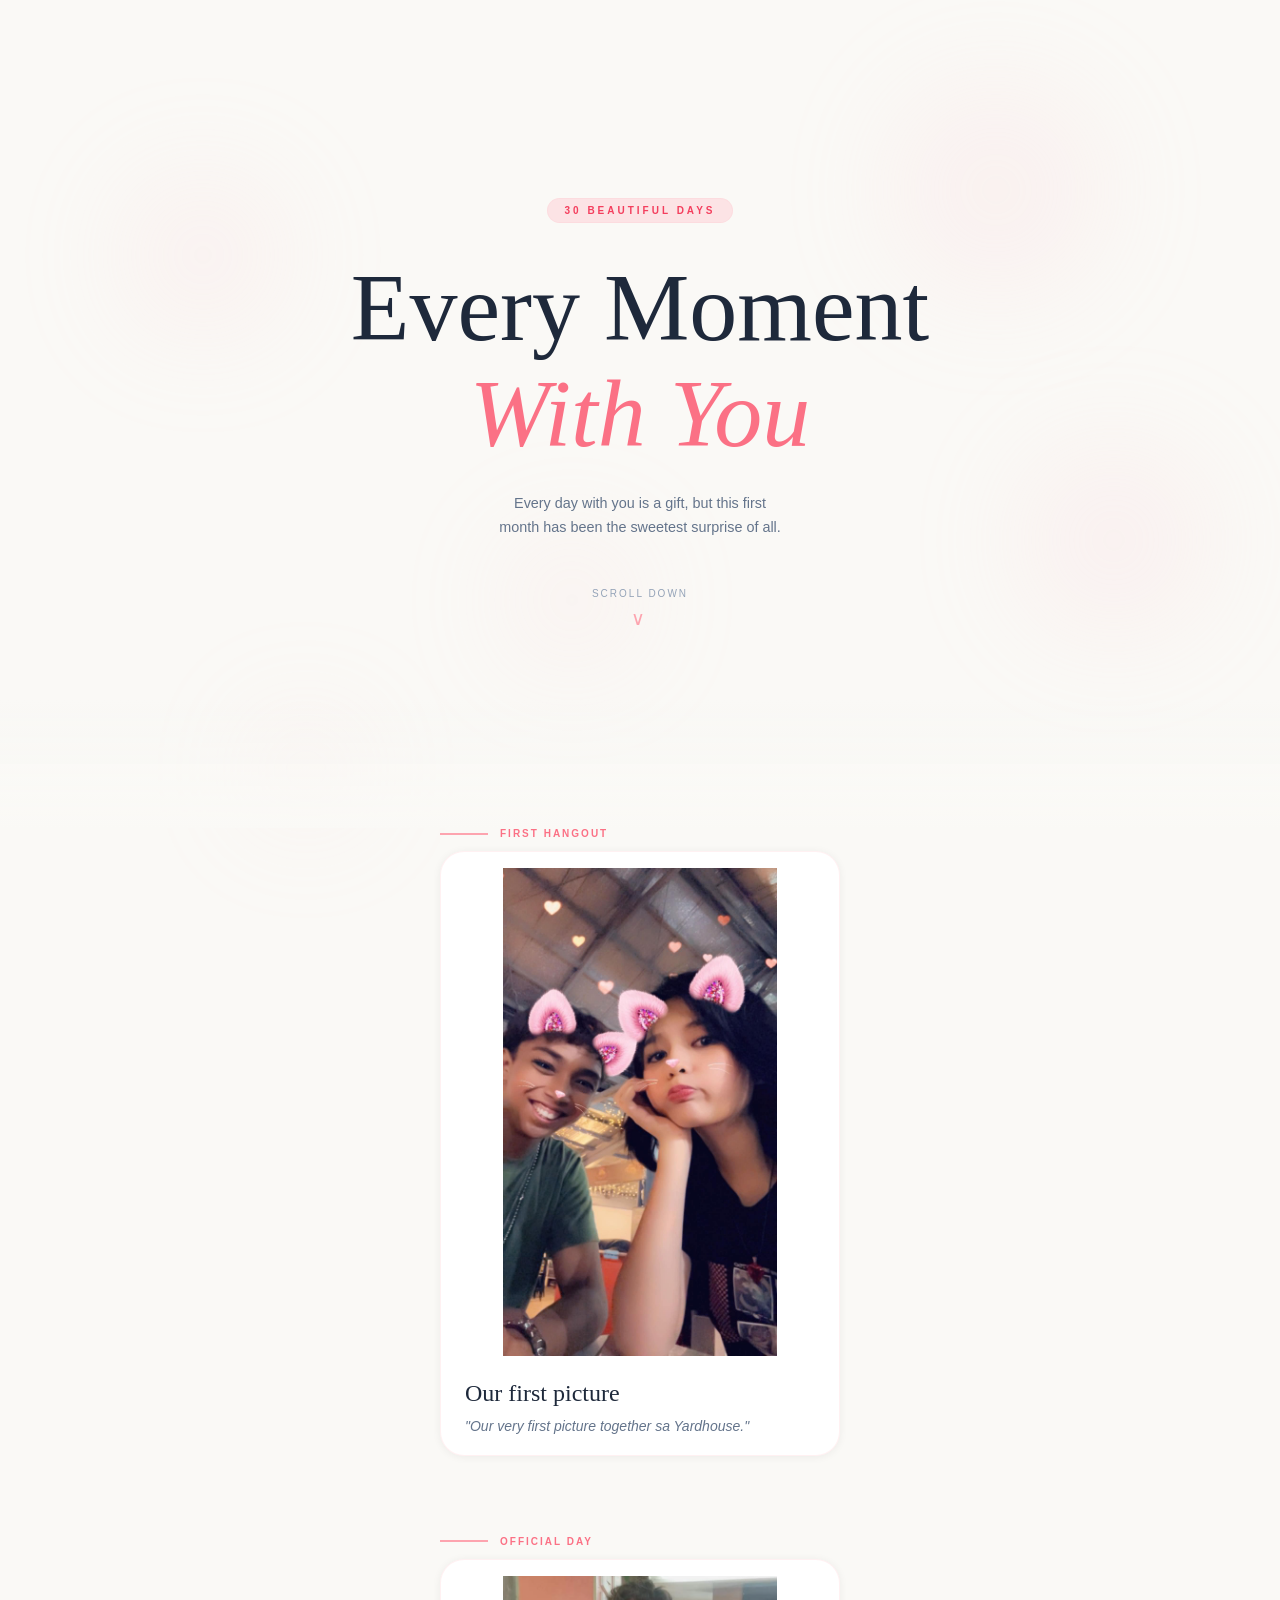
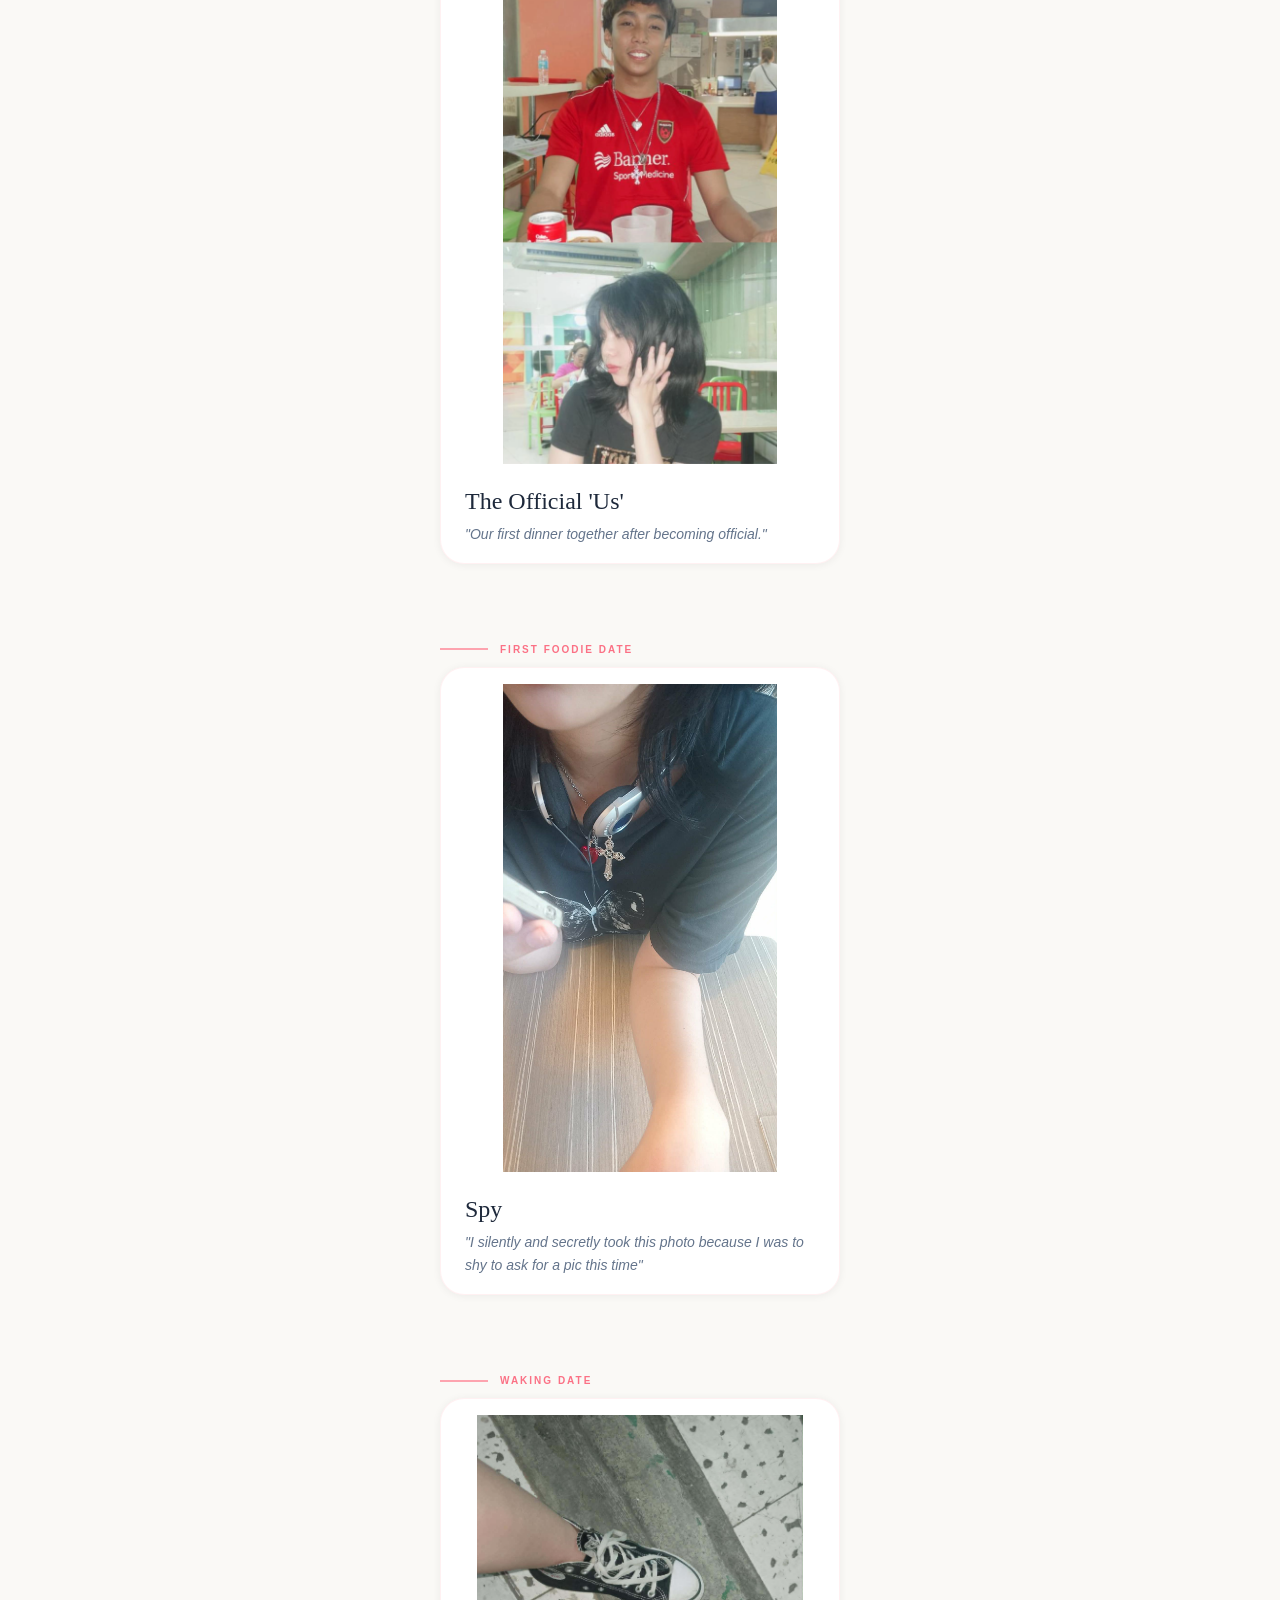
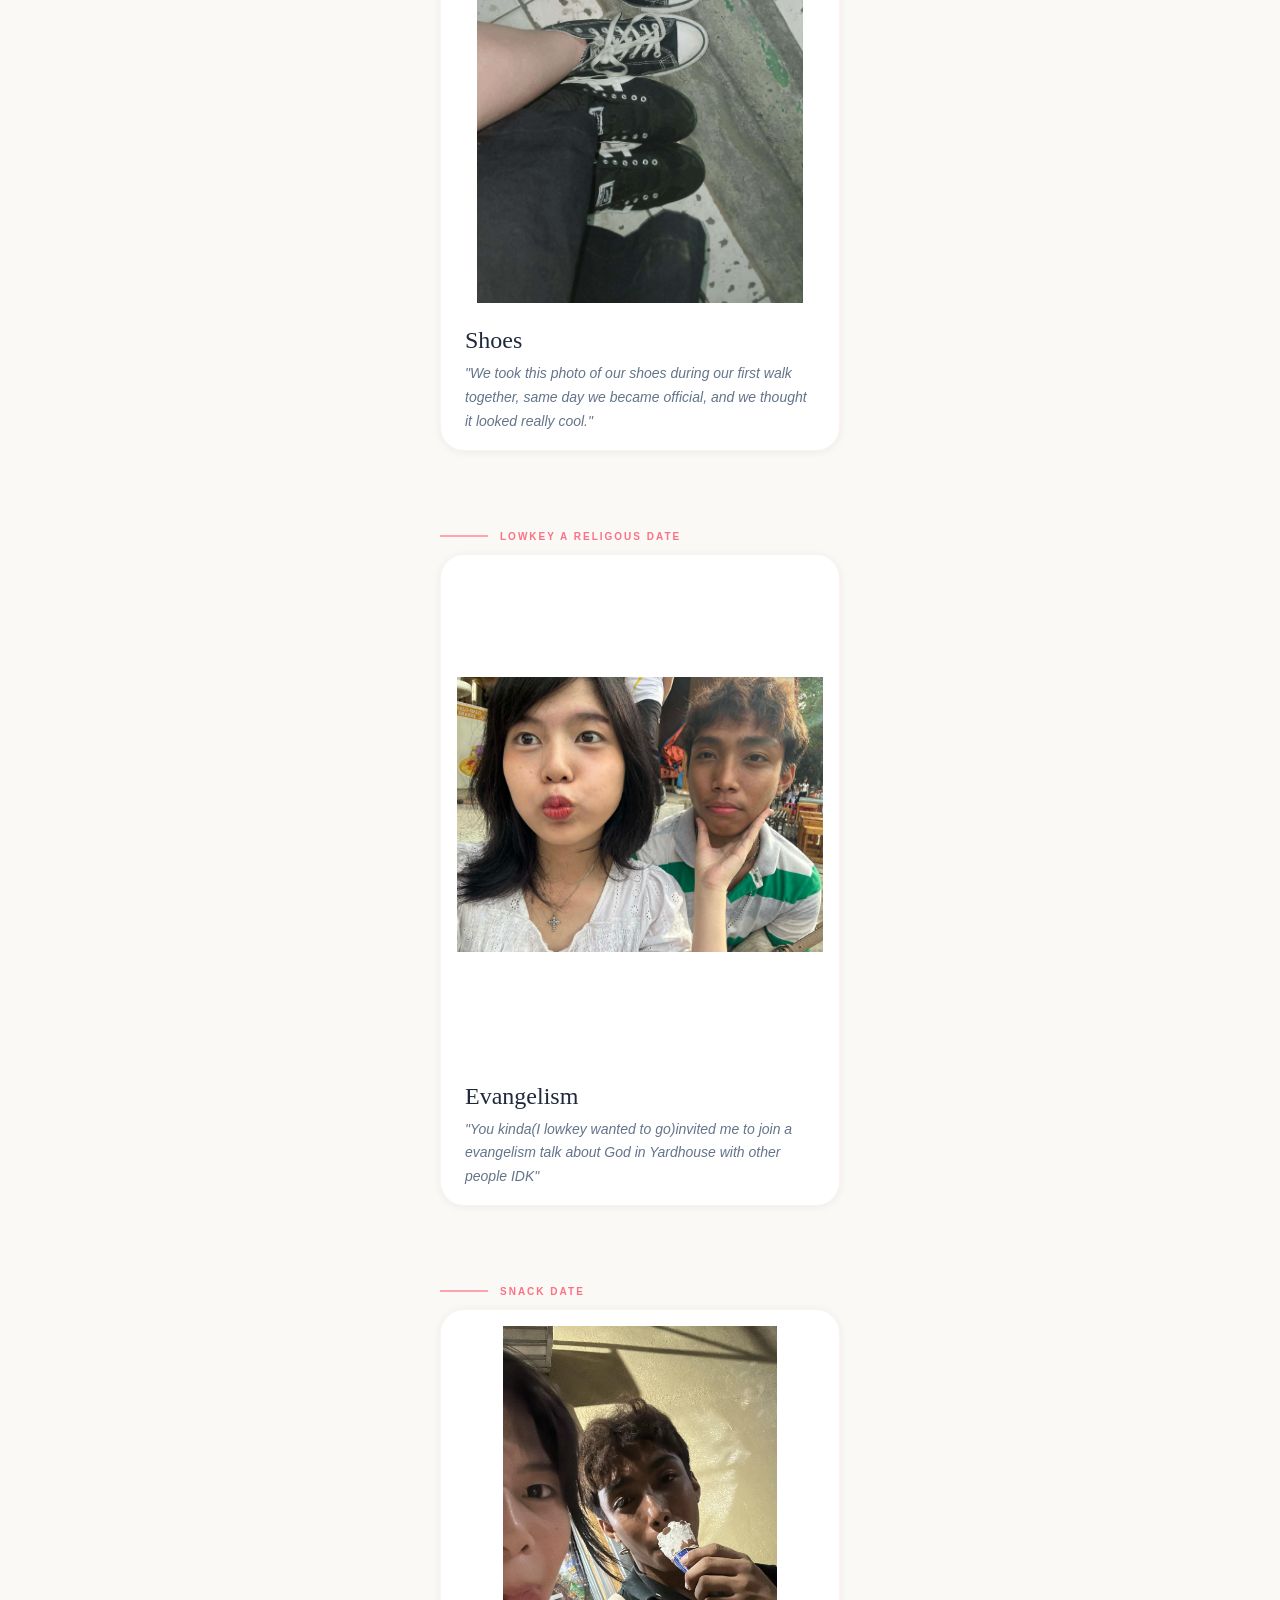
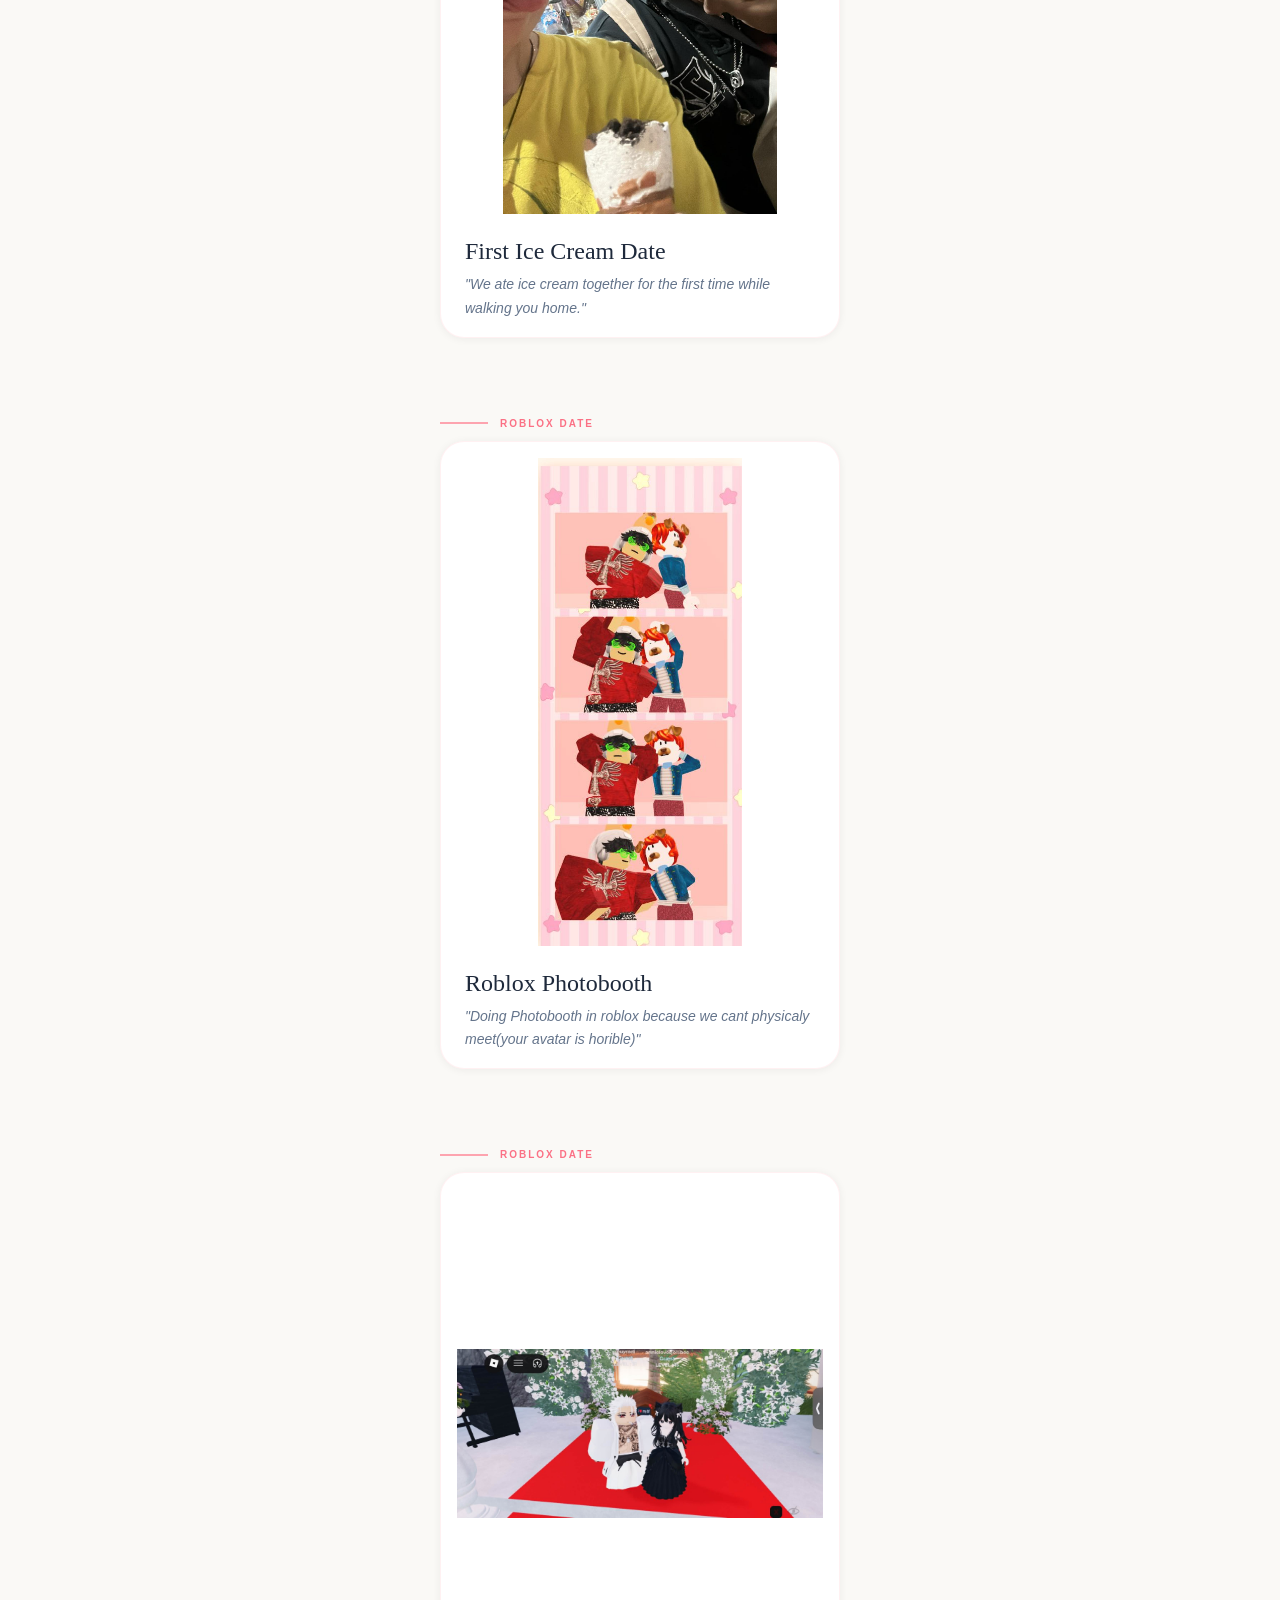
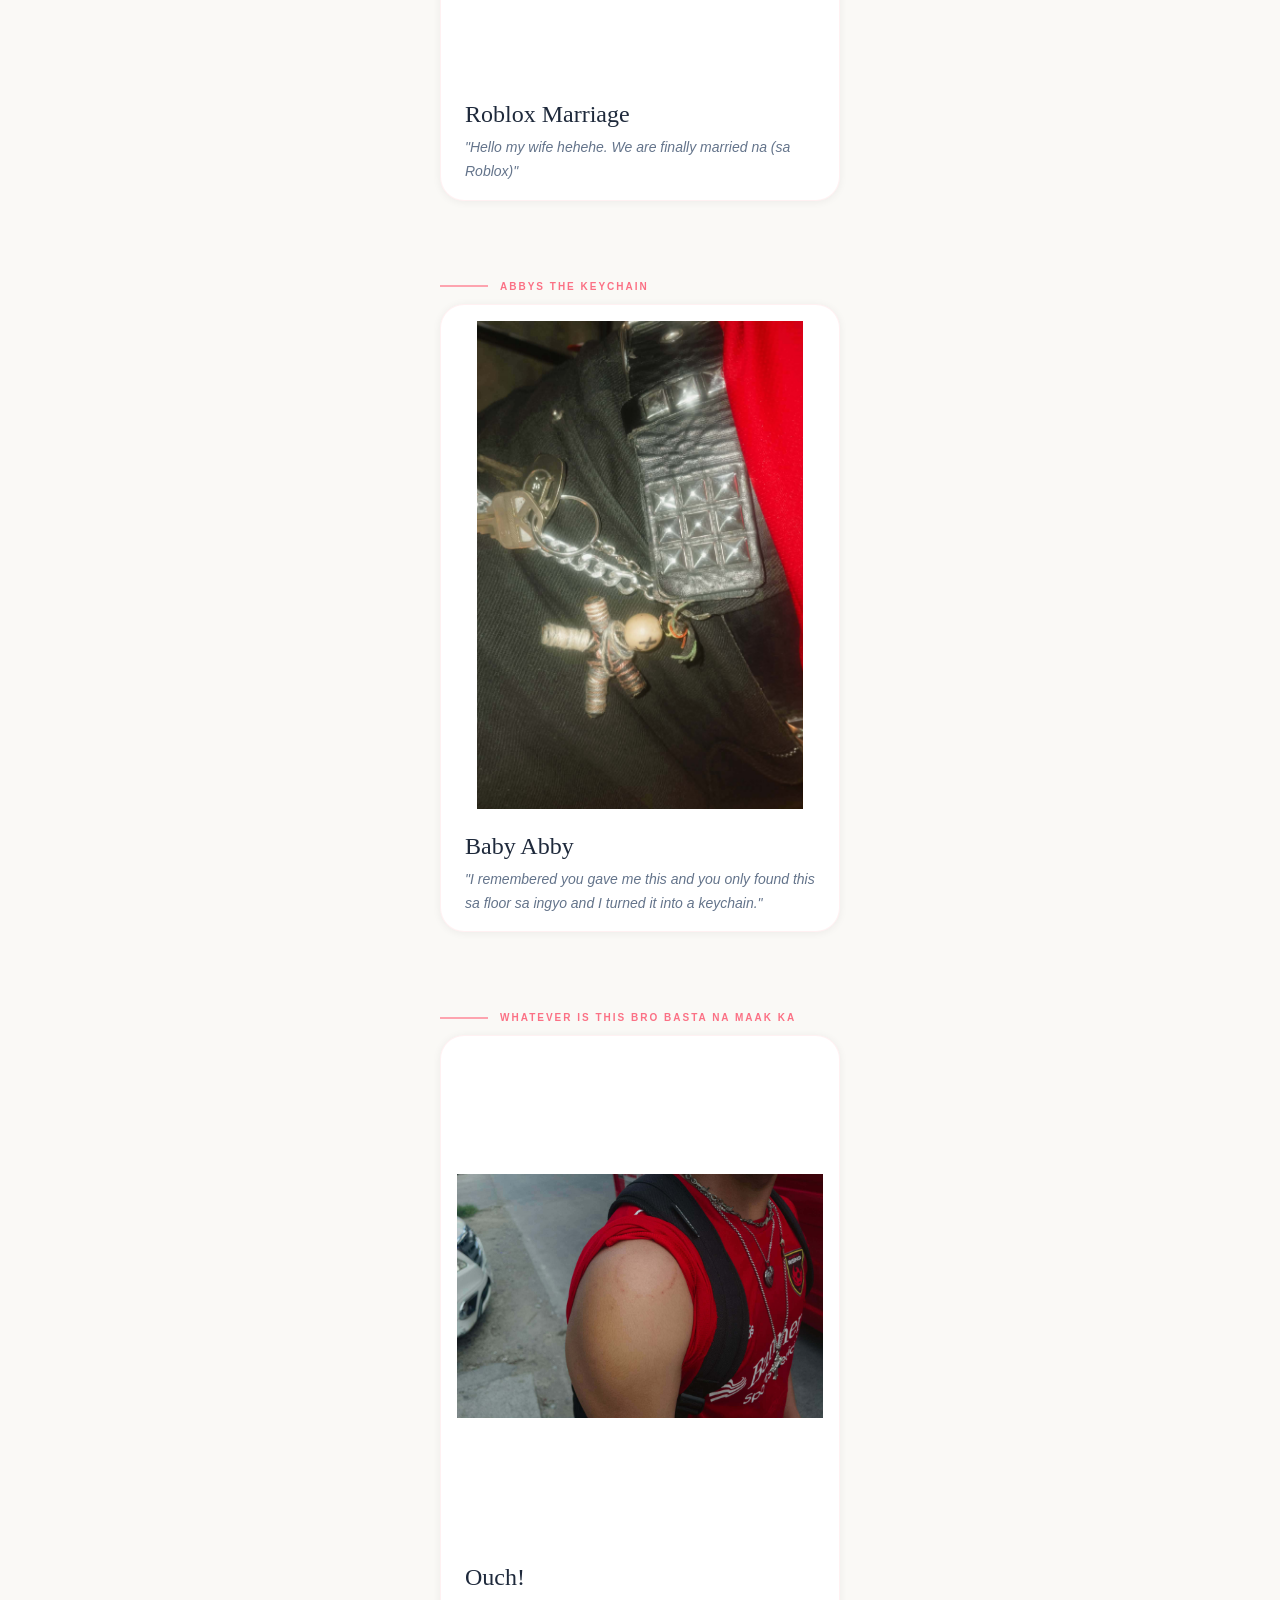
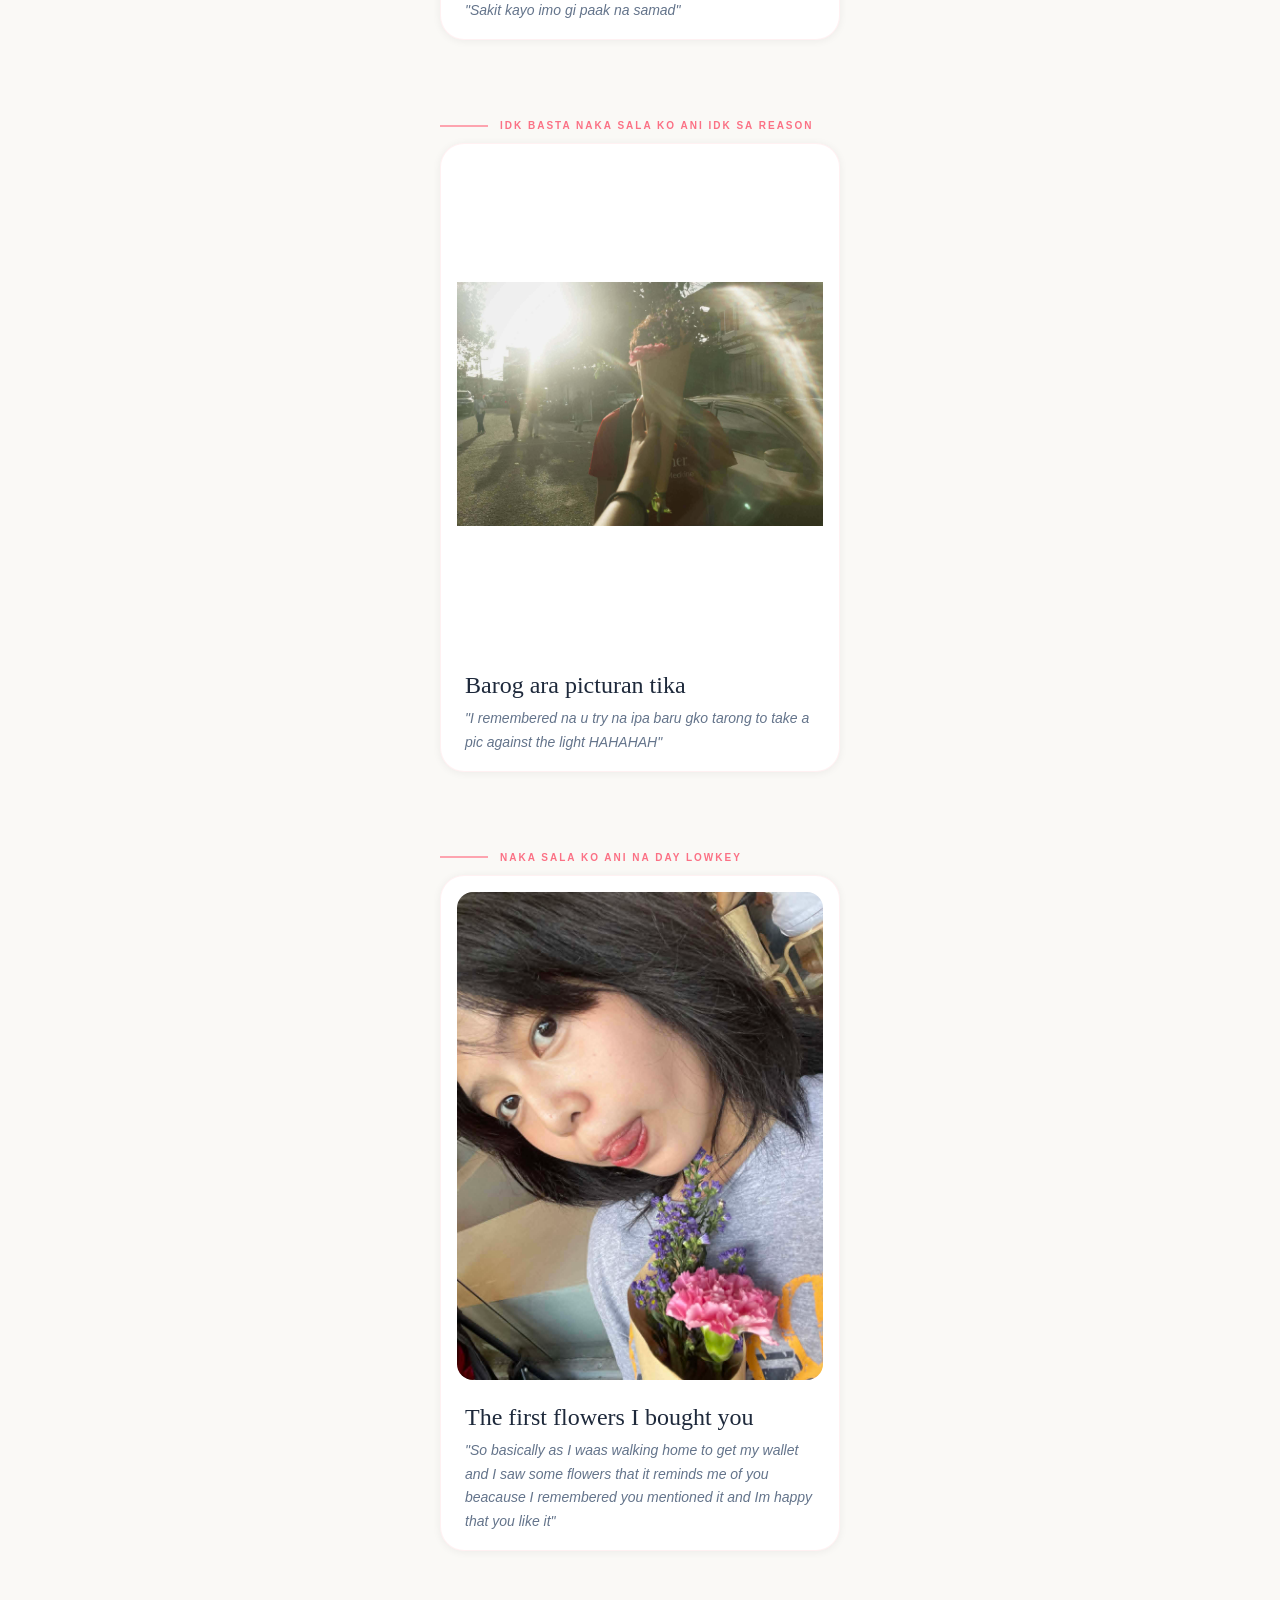
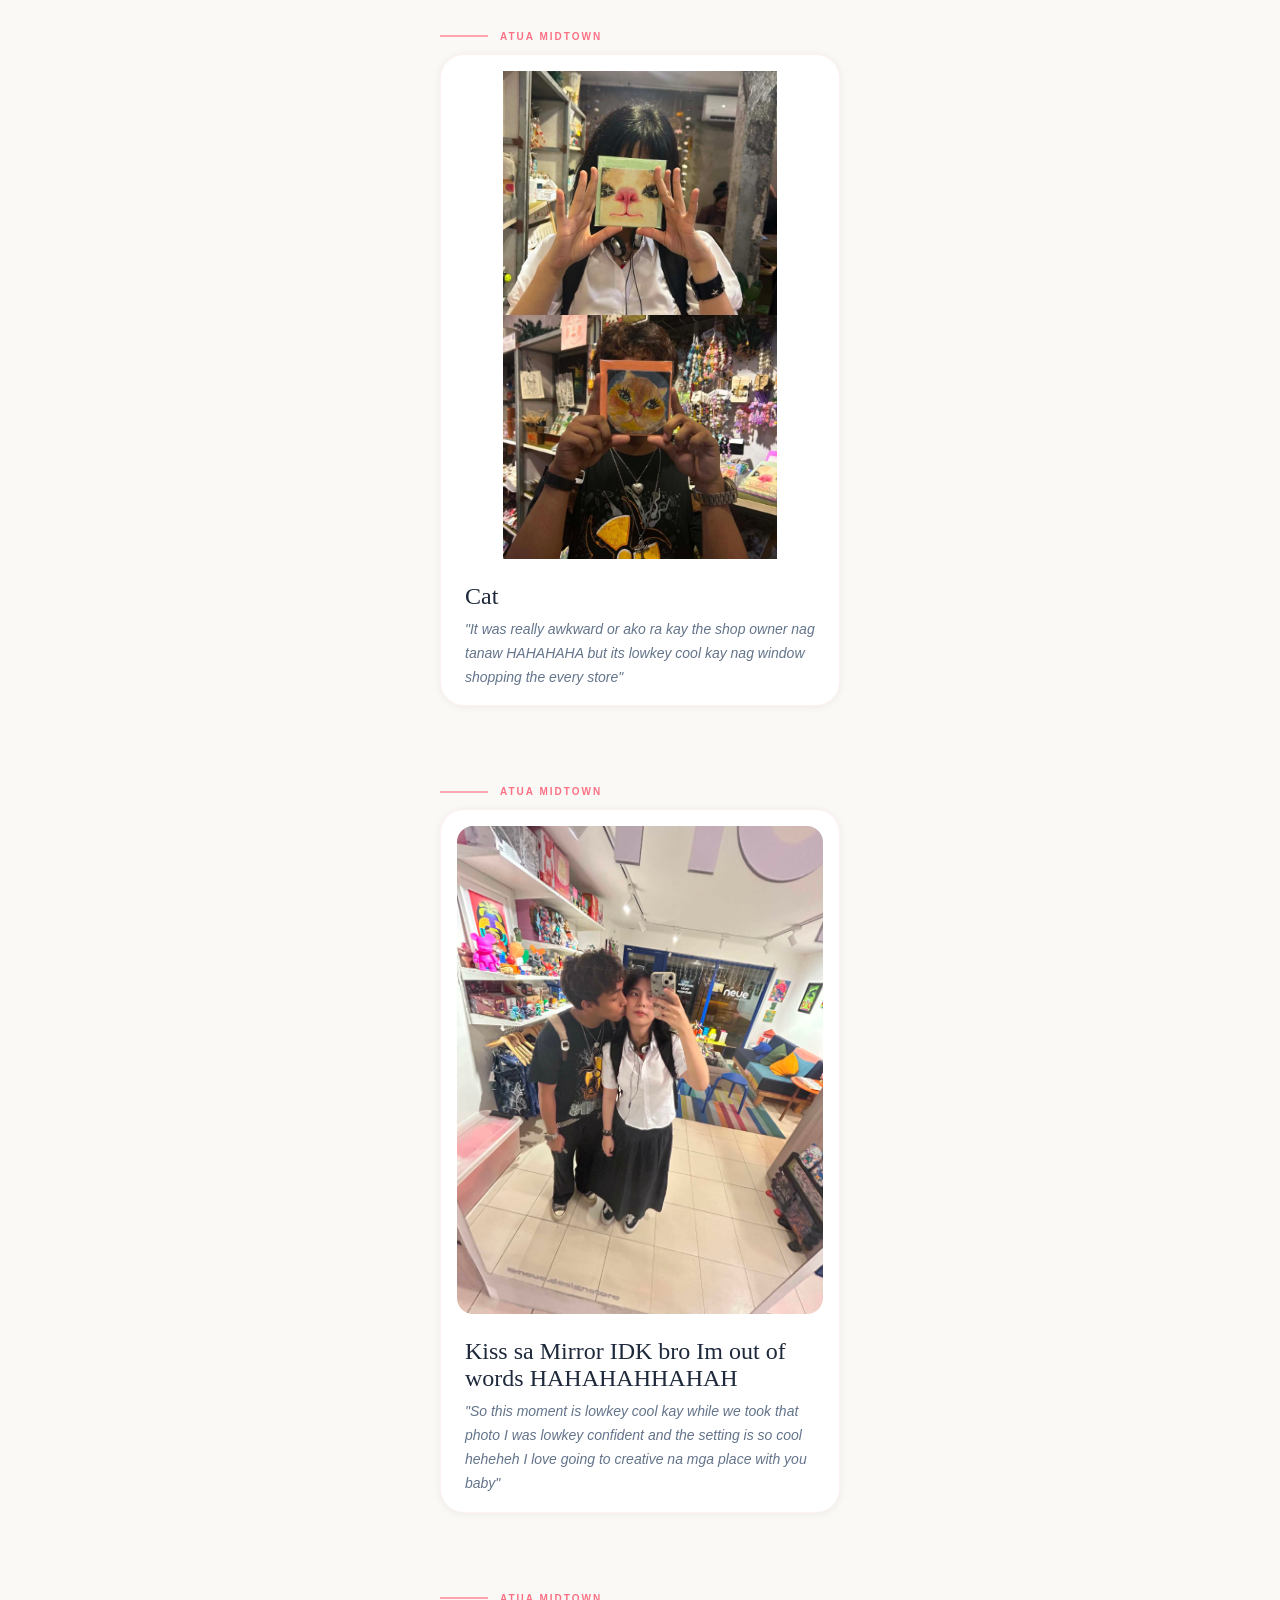
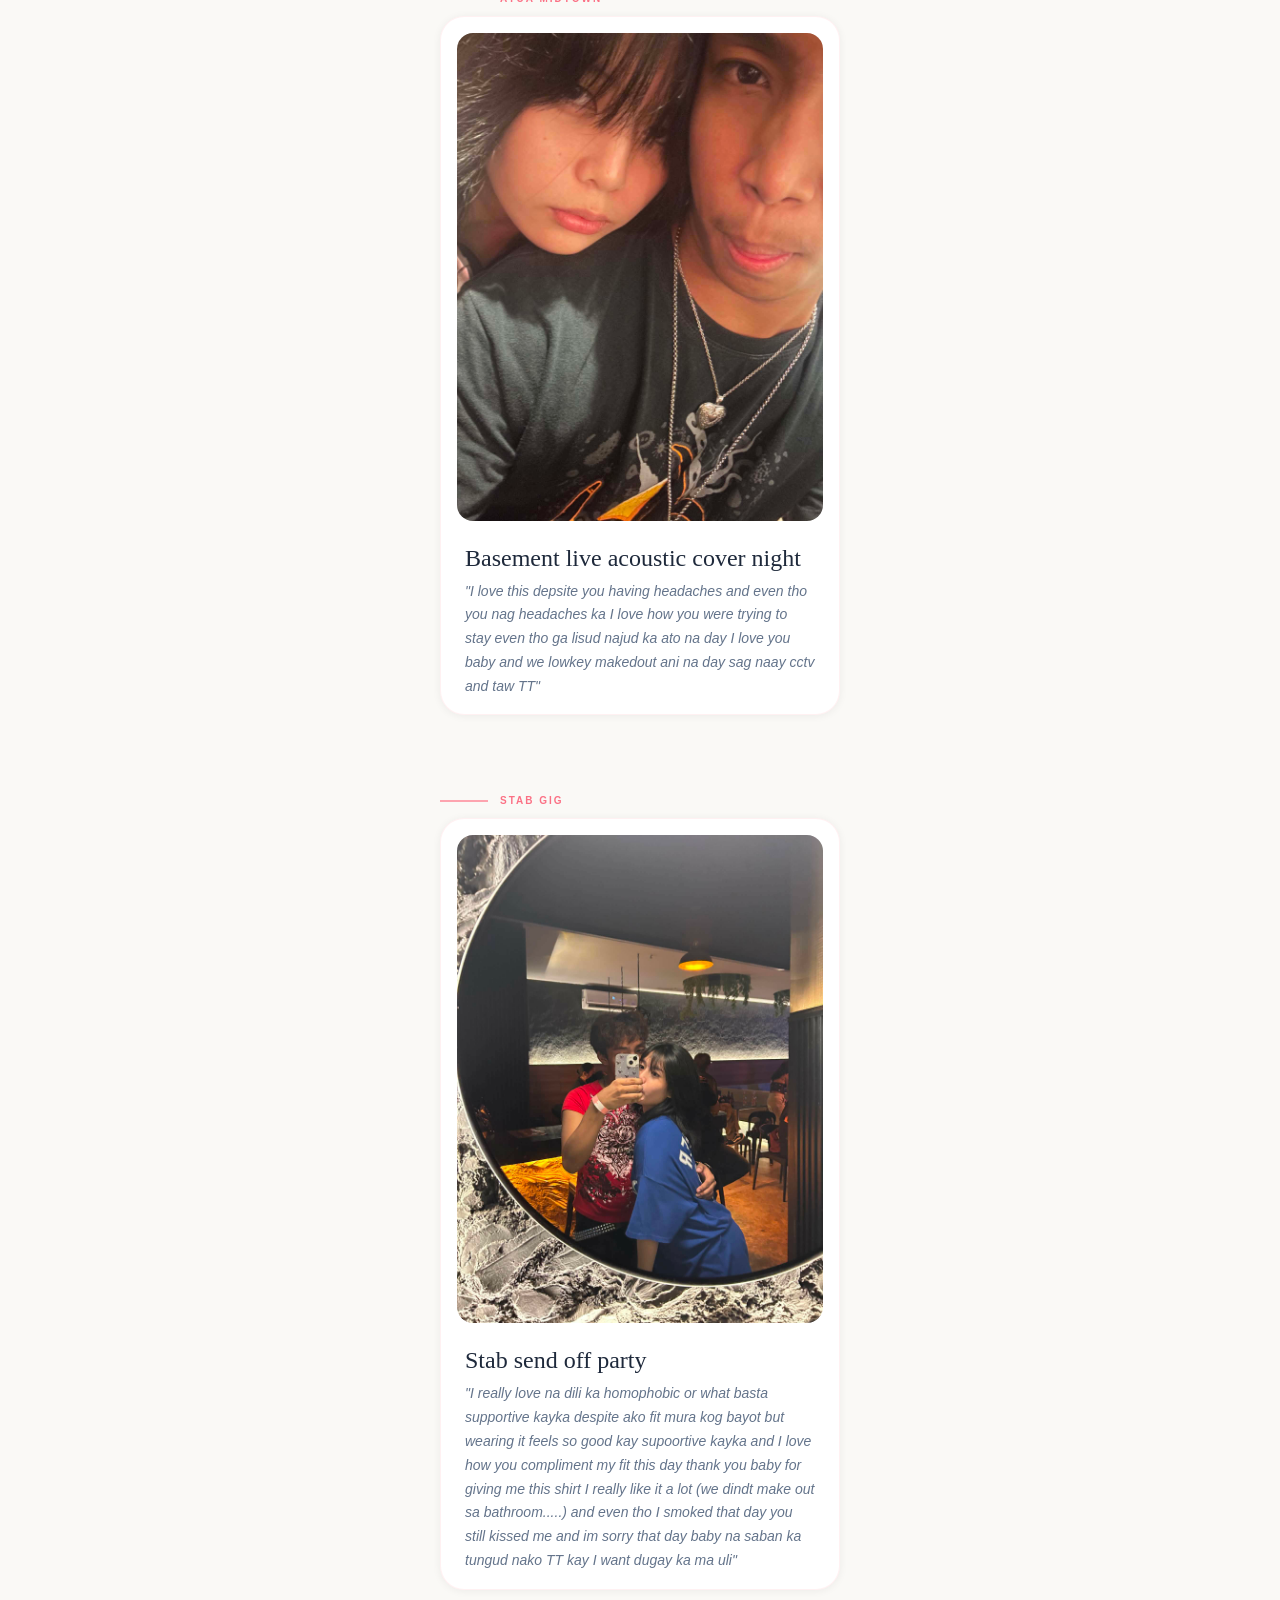
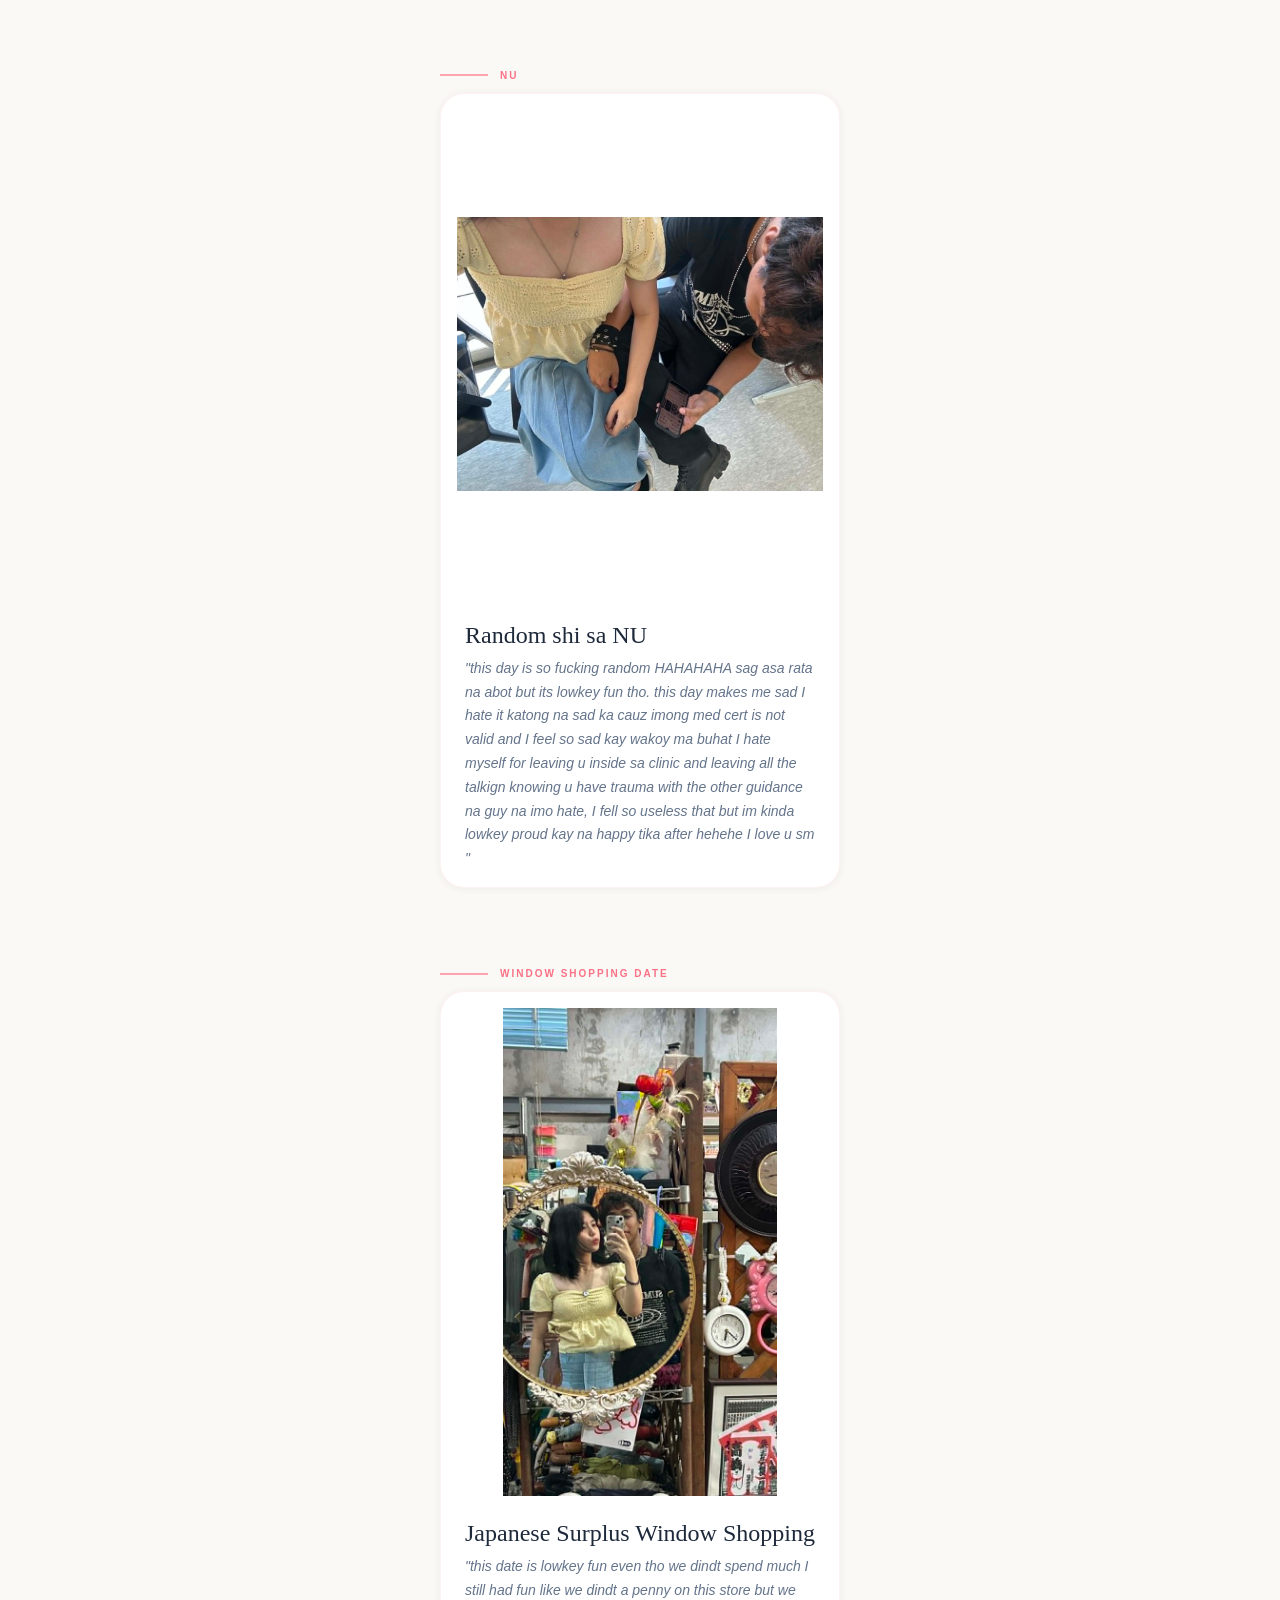
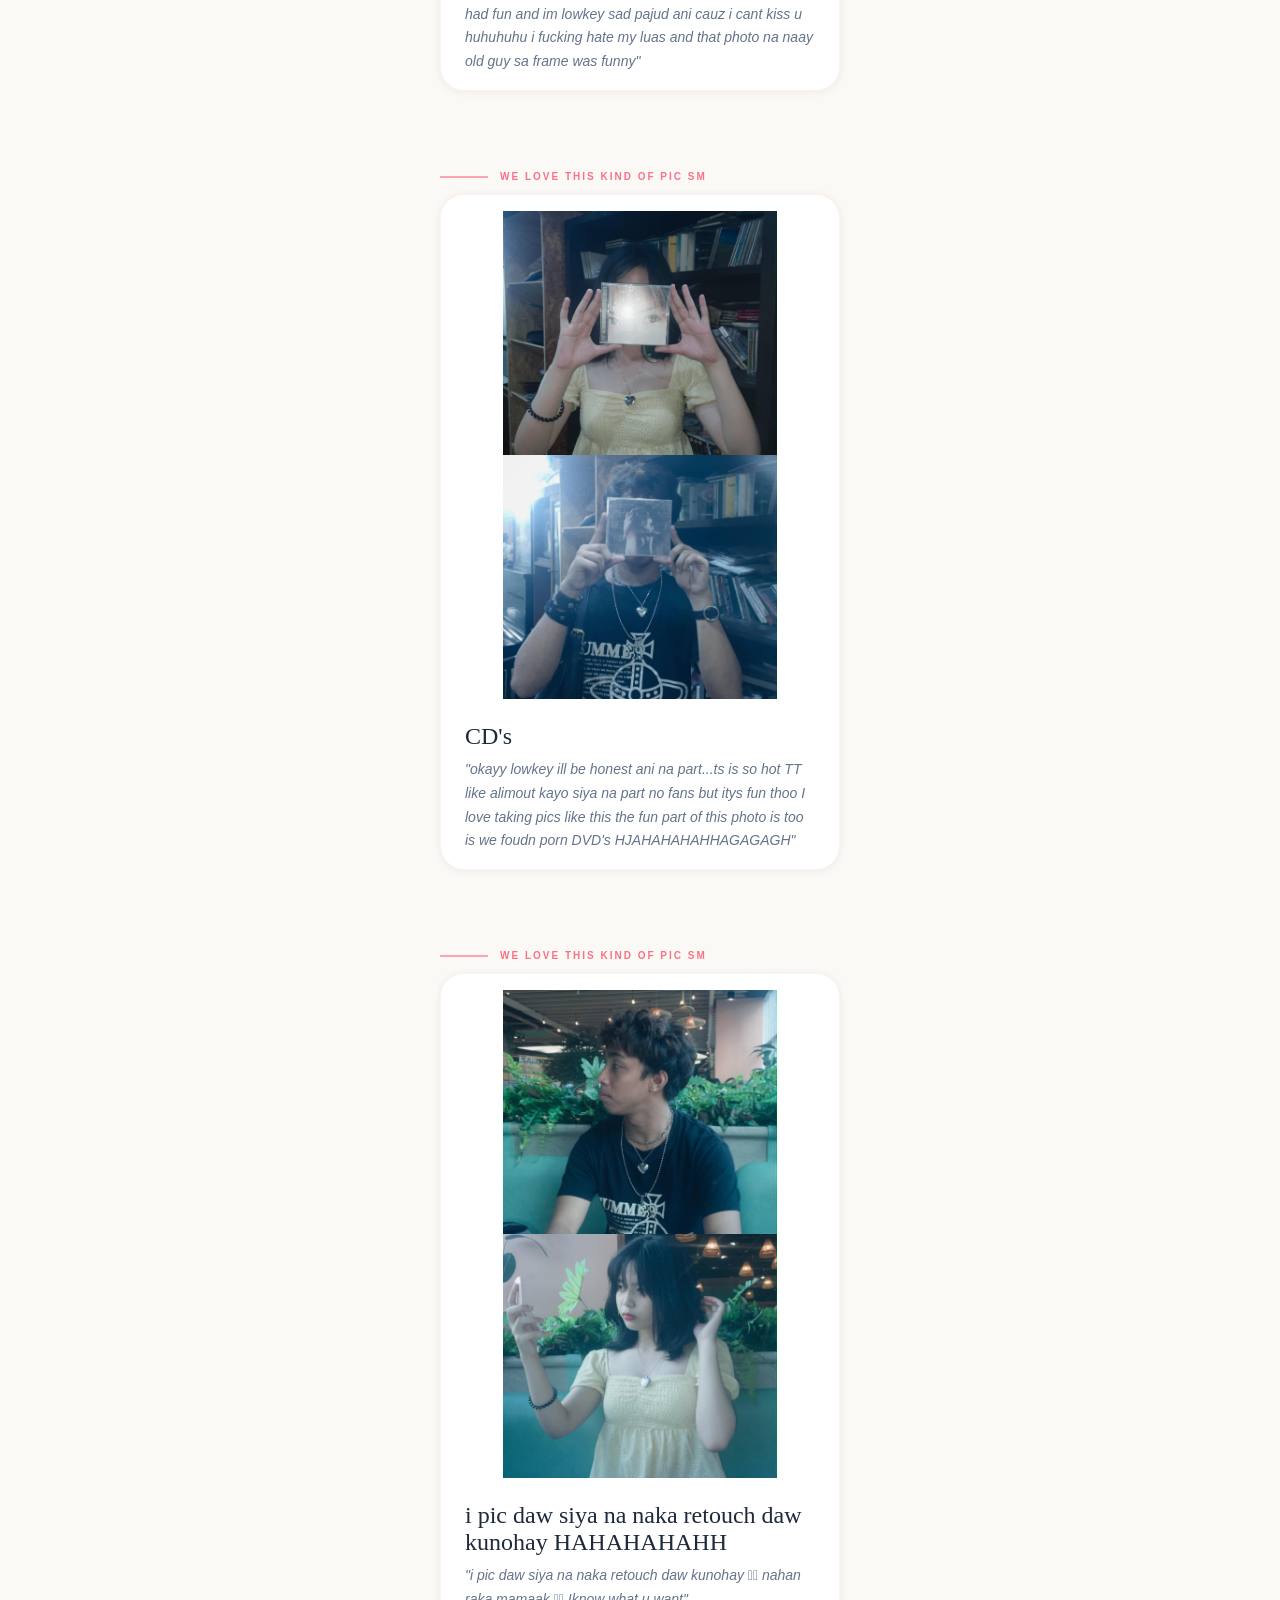
<file: index.html>
<!DOCTYPE html>
<html lang="en">
<head>
  <meta charset="UTF-8" />
  <meta name="viewport" content="width=device-width, initial-scale=1.0" />
  <title>Monthsary</title>
  <link rel="stylesheet" href="style.css" />
</head>

<body>

  <div id="progress-bar"></div>
  <div class="blob blob1"></div>
  <div class="blob blob2"></div>
  <div class="blob blob3"></div>
  <div class="blob blob4"></div>
  <div class="blob blob5"></div>

  <section class="hero">
    <div>
      <div class="badge">30 Beautiful Days</div>
      <h1>Every Moment <br><em>With You</em></h1>
      <p>Every day with you is a gift, but this first month has been the sweetest surprise of all.</p>
      <div class="scroll-hint">
        <span>Scroll Down</span>
        <span class="arrow">∨</span>
      </div>
    </div>
    <div class="hero-fade"></div>
  </section>

  <main id="timeline"></main>

  <footer>
    <div class="heart-circle">♥</div>
    <h2>That's not all...</h2>
    <blockquote>"I'm so glad we captured these moments, but I'm even more glad I got to live them with you."</blockquote>
    <div class="scroll-more-hint">
      <span>Scroll for more</span>
      <span class="arrow-down">∨</span>
    </div>
  </footer>


  <section id="poem-section">
    <div class="poem-container">
<h2 class="poem-title" style="text-align: center;">For You</h2>
      <div class="poem-body">
        <p>So hi baby, it's been a month! Happy monthsary to us, baby, since it's officially us now, hehe. I'm just so really, really happy that I met you. I want you to know how grateful I am to have you in my life. I just love everything about you, like your hair, your eyes, your white skin, and those cute dimples in your cheeks, just absolutely everything about you. The way you talk to me and the way you act around me just melts my heart.</p>
        <p>I still remember that exact moment when we met at Cebu Making Space. That was a gig that I didn't even know or wasn't sure I was gonna be there for. If it wasn't because of Aaron, I wouldn't have been there, HAHAHAH! I remember how you randomly trauma dumped to me about your parents breaking up, and you lowkey looked like a lesbian at that time, HAHAHAH. Like a dominant one, because the way you talk is like a lesbian. And I also remember we talked about pugs(My pug and yours heheheh), baby, heheheh. But it was kinda sad that day because you left, though I was lowkey happy because I got to say bye-bye to you, hehehe baby. </p>
        <p>I just hope the more we see each other, the more you'll just be your true self around me, because I really want to see the real you. I want to see all of it, baby, the real you. I want to see your flaws, the beauty of you being vulnerable with me, and knowing you never have to pretend just to impress me. I want to see what's truly inside you, not just your beautiful looks. I want to see deep inside your heart and your soul.</p>
        <p>Baby, can you be weak around me, heheh? Not just when we are together, like even in chats, I want you to be vulnerable. I want to be the person who holds you when you cry, baby, who listens to you when you're stressed, and who loves you even on your hardest days. Like baby, I don't want you to carry everything alone anymore because I'm already here, baby.</p>
        <p>Before you came into my life, my mind used to be so noisy and anxious. But now, just hearing your voice or seeing your name pop up on my phone makes everything completely quiet and peaceful. You are my safe place, baby.</p>
          <p>I also want to say that the way you talk to me gives me so much peace and assurance. I used to yearn so badly for someone who could talk and communicate properly, and now I finally have you. I don't have to yearn for that connection anymore. I can go through my whole day without feeling anxious about whether you've replied yet or not. I can go about my day so easily because just knowing I have you is all the assurance I need, baby.</p>
          <p>I know we've talked about this before, but it's the honest truth, baby. I'm just so incredibly happy that I got to meet you. I hope we can grow so much closer and stronger together. I know there's no such thing as a perfect couple or a perfect relationship, but I really hope we can try our best to be one. I just want us to be so happy together. I know it's only been a month, and I hope it will always feel this sweet. Even when things get tough, I just hope we’ll always stay happy. I hope we grow more mature together and get to see each other so much more.</p>
          <p>This is just our first month, but in my heart, I’m already looking forward to a hundred more with you. Thank you for choosing me.</p>
          <p>I love you so, so much, baby. Happy monthsary to us! I love, love you. I love you, I love you, I love you so much, baby!</p>
      </div>
<div class="poem-footer-label" style="text-align: center;">Happy 1st Monthsary, Baby</div>
    </div>
  </section>

<section id="letter-section">
  <div class="poem-container">
    <h2 class="poem-title" style="text-align: center;">Baby I want to end this with a poem for you </h2>
    <div class="poem-body poem-body-center">
      <p>Before you, love felt like waiting outside a house with the lights off,</p>
      <p>wondering if anyone would ever open the door for me.</p>
      <p></p>
      <p>I was always anxious. Always checking my phone,</p>
      <p>always overthinking silence,</p>
      <p>always trying to understand if people still loved me</p>
      <p>through dry replies and distant conversations.</p>
      <p></p>
      <p>I used to yearn so badly for someone who knew how to communicate,</p>
      <p>someone who could make love feel soft instead of confusing.</p>
      <p></p>
      <p>Then I met you.</p>
      <p></p>
      <p>And somehow, the way you move through my life</p>
      <p>feels like reassurance in human form.</p>
      <p></p>
      <p>The way you talk to me calms every part of my mind</p>
      <p>that used to panic so easily.</p>
      <p>Your words feel like warm light spilling into a room</p>
      <p>I thought would stay dark forever.</p>
      <p></p>
      <p>Before you, I treated love like something fragile,</p>
      <p>like if I looked away for one second it would disappear.</p>
      <p></p>
      <p>But you, you love me in a way that stays.</p>
      <p></p>
      <p>Even when we're quiet, even when we're apart,</p>
      <p>even on ordinary days, I still feel loved by you.</p>
      <p>That's my favorite thing about us.</p>
      <p></p>
      <p>I no longer spend my days drowning in anxiety,</p>
      <p>wondering if I matter.</p>
      <p>Because your presence alone feels like coming home</p>
      <p>after surviving a storm for so long.</p>
      <p></p>
      <p>And maybe you don't realize it, baby,</p>
      <p>but every little thing about you</p>
      <p>has become my assurance.</p>
    </div>
    <div class="poem-footer-label" style="text-align: center;">I love you, Baby</div>
  </div>
</section>

  <script src="script.js"></script>
</body>
</html>
</file>
<file: style.css>
*{
  margin:0;
  padding:0;
  box-sizing:border-box;
}

body{
  min-height:100vh;
  background:#faf9f6;
  color:#1e293b;
  font-family:-apple-system,BlinkMacSystemFont,'Segoe UI',sans-serif;
  overflow-x:hidden;
  padding-bottom:5rem;
}

/* PROGRESS BAR */

#progress-bar{
  position:fixed;
  top:0;
  left:0;
  height:3px;
  width:0%;
  background:#fb7185;
  z-index:100;
  transition:width 0.05s linear;
}

/* BLOBS */

.blob{
  position:fixed;
  border-radius:50%;
  background:#fecdd3;
  filter:blur(60px);
  opacity:0.2;
  pointer-events:none;
  z-index:0;
  animation:floatBlob 12s ease-in-out infinite;
}

.blob1{
  width:150px;
  height:150px;
  left:10%;
  top:20%;
}

.blob2{
  width:200px;
  height:200px;
  left:70%;
  top:10%;
  animation-duration:14s;
}

.blob3{
  width:120px;
  height:120px;
  left:40%;
  top:60%;
  animation-duration:10s;
}

.blob4{
  width:180px;
  height:180px;
  left:80%;
  top:50%;
  animation-duration:16s;
}

.blob5{
  width:100px;
  height:100px;
  left:20%;
  top:80%;
  animation-duration:13s;
}

@keyframes floatBlob{
  0%,100%{
    transform:translateY(0);
  }

  50%{
    transform:translateY(-80px);
  }
}

/* HERO */

.hero{
  height:92vh;
  display:flex;
  flex-direction:column;
  align-items:center;
  justify-content:center;
  position:relative;
  padding:0 2rem;
  z-index:10;
  text-align:center;
}

.badge{
  display:inline-flex;
  align-items:center;
  gap:0.5rem;
  padding:0.375rem 1rem;
  border-radius:9999px;
  background:rgba(254,205,211,0.5);
  border:1px solid rgba(254,205,211,0.3);
  color:#f43f5e;
  font-size:10px;
  font-weight:700;
  letter-spacing:0.3em;
  text-transform:uppercase;
  margin-bottom:2rem;
}

.hero h1{
  font-family:Georgia,serif;
  font-size:clamp(3.5rem,10vw,6rem);
  line-height:1.1;
  margin-bottom:1.5rem;
  font-weight:400;
}

.hero h1 em{
  color:#fb7185;
}

.hero p{
  font-size:0.9rem;
  color:#64748b;
  max-width:18rem;
  margin:0 auto 3rem;
  line-height:1.7;
  font-weight:300;
}

.scroll-hint{
  display:flex;
  flex-direction:column;
  align-items:center;
  gap:0.5rem;
  animation:bounce 2s ease-in-out infinite;
}

.scroll-hint span{
  font-size:10px;
  letter-spacing:0.2em;
  text-transform:uppercase;
  color:#94a3b8;
}

.scroll-hint .arrow{
  color:#fda4af;
  font-size:1.2rem;
}

@keyframes bounce{
  0%,100%{
    transform:translateY(0);
  }

  50%{
    transform:translateY(10px);
  }
}

.hero-fade{
  position:absolute;
  left:0;
  right:0;
  bottom:0;
  height:8rem;
  background:linear-gradient(to top,#faf9f6,transparent);
}

/* TIMELINE */

main{
  max-width:28rem;
  margin:0 auto;
  padding:0 1.5rem;
  position:relative;
  z-index:10;
}

.memory-card{
  margin-bottom:5rem;
  opacity:0;
  transform:translateY(30px);
  transition:opacity 0.8s ease, transform 0.8s ease;
}

.memory-card.visible{
  opacity:1;
  transform:translateY(0);
}

.date-line{
  display:flex;
  align-items:center;
  gap:0.75rem;
  margin-bottom:0.75rem;
}

.date-line .line{
  width:3rem;
  height:2px;
  background:#fda4af;
}

.date-line .label{
  font-size:10px;
  letter-spacing:0.2em;
  text-transform:uppercase;
  font-weight:700;
  color:#fb7185;
}

.card-body{
  background:white;
  border-radius:1.5rem;
  padding:1rem;
  box-shadow:0 1px 8px rgba(0,0,0,0.06);
  border:1px solid rgba(255,228,230,0.5);
}

.card-img-wrap{
  position:relative;
  border-radius:1rem;
  overflow:hidden;
  margin-bottom:1.5rem;
  aspect-ratio:3/4;
}

.card-img-wrap img {
  width: 100%;
  height: 100%;
  object-fit: contain;
}
.card-text{
  padding:0 0.5rem;
}

.card-text h3{
  font-family:Georgia,serif;
  font-size:1.5rem;
  margin-bottom:0.5rem;
  color:#1e293b;
  font-weight:400;
}

.card-text p{
  font-size:0.875rem;
  color:#64748b;
  line-height:1.7;
  font-style:italic;
  font-weight:300;
}

/* FOOTER */

footer{
  padding:6rem 2rem;
  text-align:center;
  position:relative;
  z-index:10;
}

.heart-circle{
  width:4rem;
  height:4rem;
  background:white;
  border-radius:50%;
  display:flex;
  align-items:center;
  justify-content:center;
  box-shadow:0 4px 20px rgba(0,0,0,0.08);
  margin:0 auto 2rem;
  border:1px solid #fff1f2;
  font-size:2rem;
  animation:pulse 2s ease-in-out infinite;
}

@keyframes pulse{
  0%,100%{
    transform:scale(1);
    opacity:1;
  }

  50%{
    transform:scale(1.15);
    opacity:0.7;
  }
}

footer h2{
  font-family:Georgia,serif;
  font-size:1.875rem;
  margin-bottom:1rem;
  color:#1e293b;
  font-weight:400;
}

footer blockquote{
  color:#64748b;
  font-size:0.875rem;
  font-style:italic;
  margin-bottom:2.5rem;
  line-height:1.7;
}

.footer-label{
  font-size:10px;
  letter-spacing:0.2em;
  text-transform:uppercase;
  color:#fda4af;
  font-weight:600;
}

/* SCROLL MORE HINT */

.scroll-more-hint {
  display: flex;
  flex-direction: column;
  align-items: center;
  gap: 0.5rem;
  margin-top: 2rem;
  animation: bounce 2s ease-in-out infinite;
}

.scroll-more-hint span {
  font-size: 10px;
  letter-spacing: 0.2em;
  text-transform: uppercase;
  color: #94a3b8;
}

.arrow-down {
  color: #fda4af;
  font-size: 1.2rem;
}

/* POEM SECTION */

#poem-section {
  min-height: 100vh;
  display: flex;
  align-items: center;
  justify-content: center;
  padding: 6rem 1rem;
  position: relative;
  z-index: 10;
  opacity: 0;
  transform: translateY(60px);
  transition: opacity 1s ease, transform 1s ease;
}

#poem-section.poem-visible {
  opacity: 1;
  transform: translateY(0);
}

.poem-container {
  max-width: 100%;
  width: 100%;
  background: white;
  border-radius: 2rem;
  padding: 3rem 1.5rem;
  text-align: left;
  box-shadow: 0 4px 40px rgba(251, 113, 133, 0.12);
  border: 1px solid rgba(255, 228, 230, 0.6);
  position: relative;
}

.poem-container::before {
  content: '';
  position: absolute;
  inset: -2px;
  border-radius: 2rem;
  background: linear-gradient(135deg, #fecdd3, #fff1f2, #fecdd3);
  z-index: -1;
  opacity: 0.5;
}

.poem-icon {
  font-size: 2.5rem;
  margin-bottom: 1.5rem;
  animation: pulse 2s ease-in-out infinite;
  text-align: center;
}

.poem-title {
  font-family: Georgia, serif;
  font-size: 2rem;
  font-weight: 400;
  font-style: italic;
  color: #fb7185;
  margin-bottom: 2rem;
  letter-spacing: 0.02em;
}

.poem-body {
  margin-bottom: 2.5rem;
}

.poem-body p {
  font-family: Georgia, serif;
  font-size: 1rem;
  color: #475569;
  line-height: 1.9;
  font-style: italic;
  font-weight: 400;
  margin: 0 0 1rem 0;
  text-align: left;
}

.poem-body p:empty {
  height: 1rem;
}

.poem-footer-label {
  font-size: 10px;
  letter-spacing: 0.2em;
  text-transform: uppercase;
  color: #fda4af;
  font-weight: 600;
}
#letter-section {
  min-height: 100vh;
  display: flex;
  align-items: center;
  justify-content: center;
  padding: 6rem 1rem;
  position: relative;
  z-index: 10;
  opacity: 0;
  transform: translateY(60px);
  transition: opacity 1s ease, transform 1s ease;
}

#letter-section.letter-visible {
  opacity: 1;
  transform: translateY(0);
}
.poem-body-center p {
  text-align: center;
}
#letter-section {
  min-height: 100vh;
  display: flex;
  align-items: center;
  justify-content: center;
  padding: 6rem 1rem;
  position: relative;
  z-index: 10;
  opacity: 0;
  transform: translateY(60px);
  transition: opacity 1s ease, transform 1s ease;
}

#letter-section.letter-visible {
  opacity: 1;
  transform: translateY(0);
}
#poem-section .poem-body p {
  text-align: justify;
}
</file>
